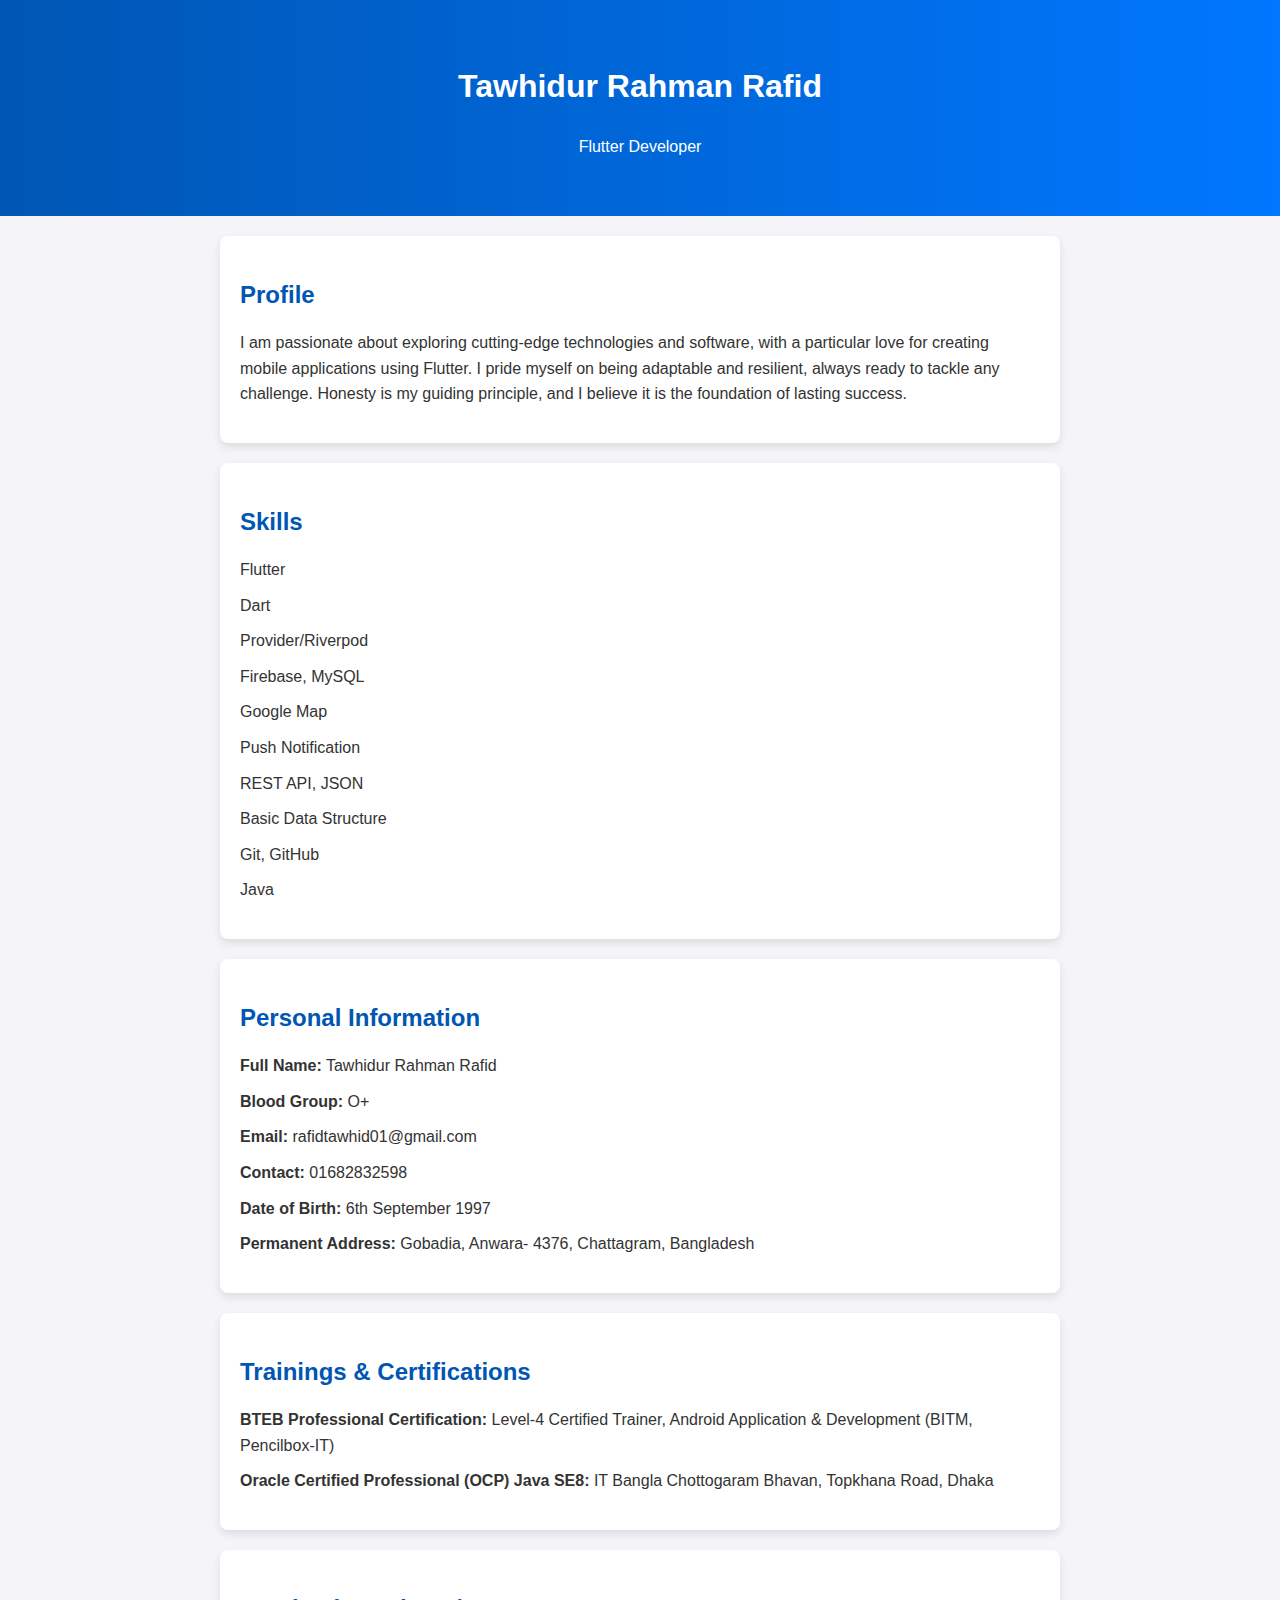
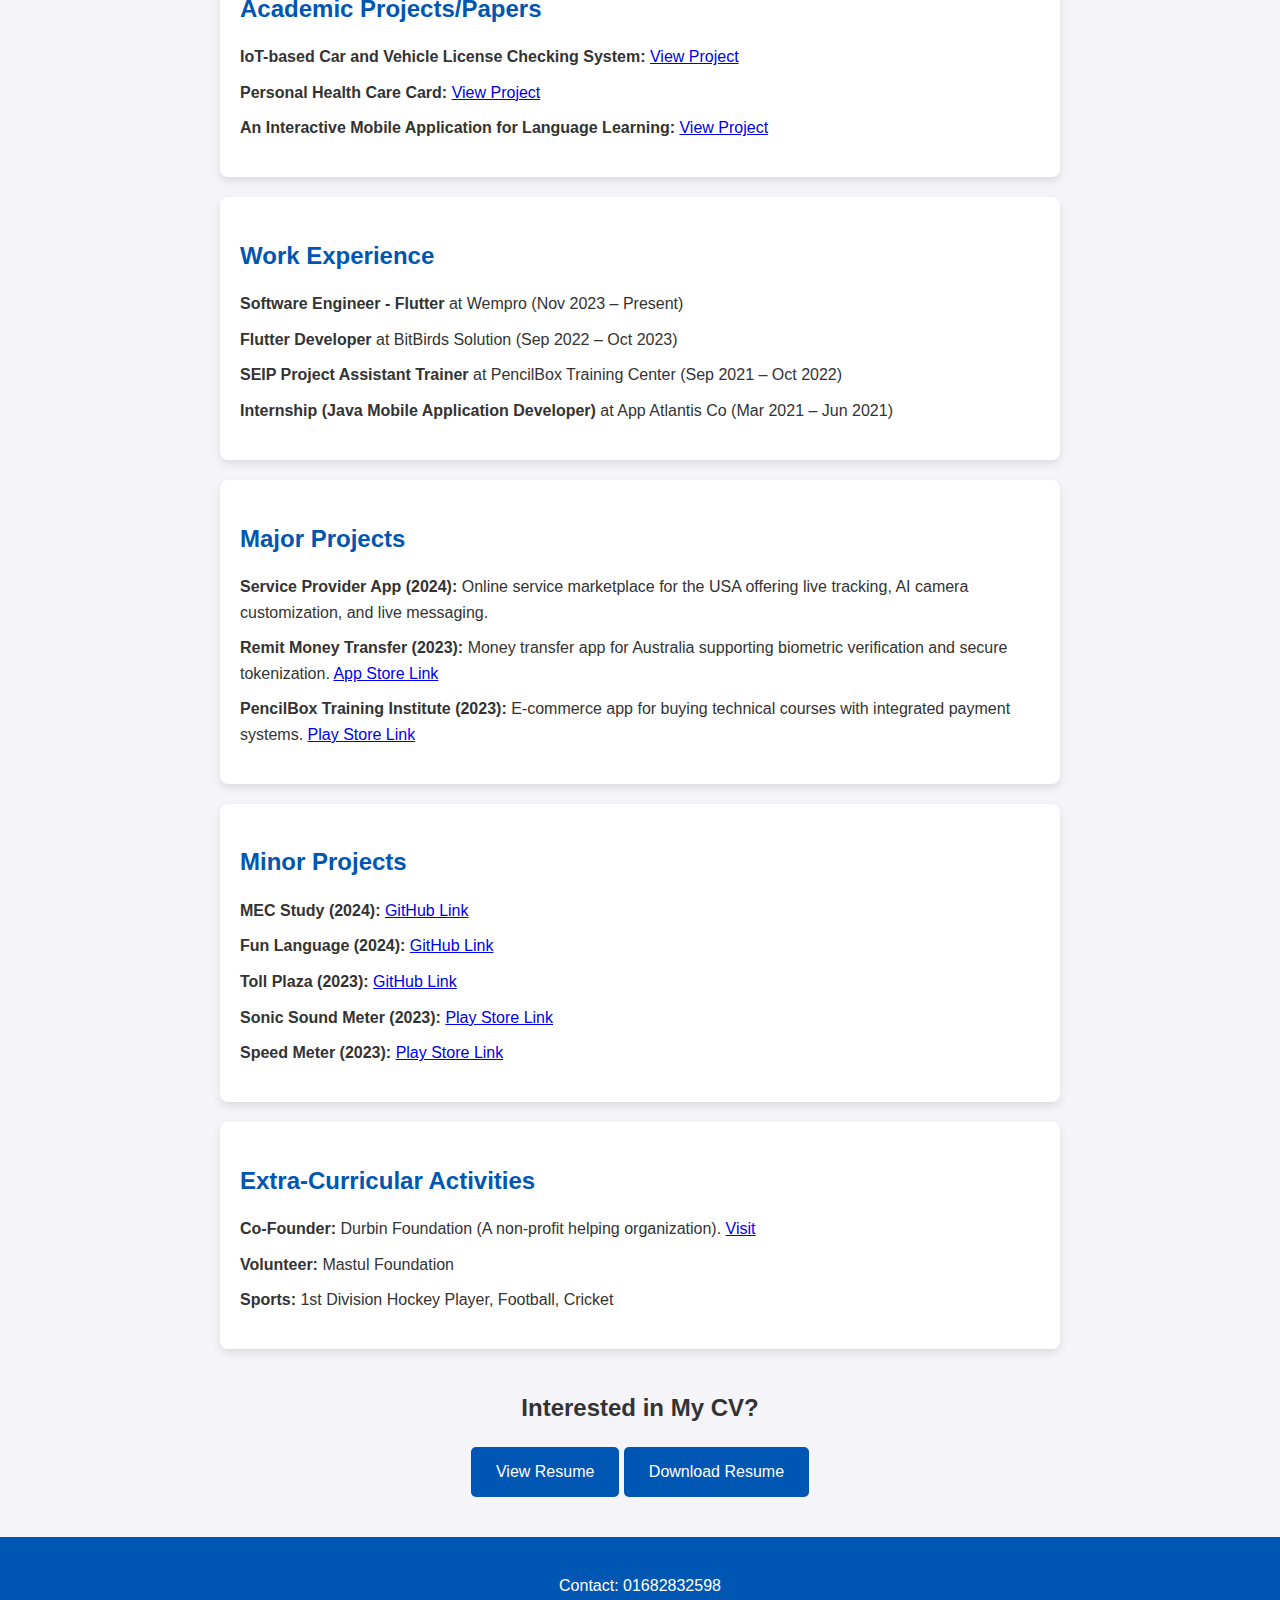
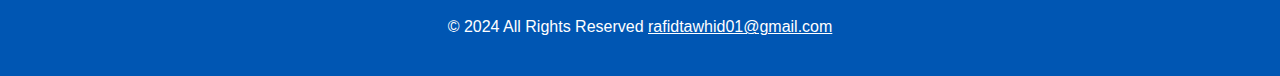
<file: index.html>
<!DOCTYPE html>
<html lang="en">
  <head>
    <meta charset="UTF-8" />
    <meta name="viewport" content="width=device-width, initial-scale=1.0" />
    <title>Resume of Tawhidur Rahman Rafid</title>
    <link rel="stylesheet" href="styles.css" />
  </head>
  <body>
    <header class="header">
      <h1>Tawhidur Rahman Rafid</h1>
      <p>Flutter Developer</p>
    </header>

    <section class="section">
      <h2>Profile</h2>
      <p>
        I am passionate about exploring cutting-edge technologies and software,
        with a particular love for creating mobile applications using Flutter. I
        pride myself on being adaptable and resilient, always ready to tackle
        any challenge. Honesty is my guiding principle, and I believe it is the
        foundation of lasting success.
      </p>
    </section>

    <section class="section">
      <h2>Skills</h2>
      <ul>
        <li>Flutter</li>
        <li>Dart</li>
        <li>Provider/Riverpod</li>
        <li>Firebase, MySQL</li>
        <li>Google Map</li>
        <li>Push Notification</li>
        <li>REST API, JSON</li>
        <li>Basic Data Structure</li>
        <li>Git, GitHub</li>
        <li>Java</li>
      </ul>
    </section>

    <section class="section">
      <h2>Personal Information</h2>
      <ul>
        <li><strong>Full Name:</strong> Tawhidur Rahman Rafid</li>
        <li><strong>Blood Group:</strong> O+</li>
        <li><strong>Email:</strong> rafidtawhid01@gmail.com</li>
        <li><strong>Contact:</strong> 01682832598</li>
        <li><strong>Date of Birth:</strong> 6th September 1997</li>
        <li>
          <strong>Permanent Address:</strong> Gobadia, Anwara- 4376, Chattagram,
          Bangladesh
        </li>
      </ul>
    </section>

    <section class="section">
      <h2>Trainings & Certifications</h2>
      <ul>
        <li>
          <strong>BTEB Professional Certification:</strong> Level-4 Certified
          Trainer, Android Application & Development (BITM, Pencilbox-IT)
        </li>
        <li>
          <strong>Oracle Certified Professional (OCP) Java SE8:</strong> IT
          Bangla Chottogaram Bhavan, Topkhana Road, Dhaka
        </li>
      </ul>
    </section>

    <section class="section">
      <h2>Academic Projects/Papers</h2>
      <ul>
        <li>
          <strong>IoT-based Car and Vehicle License Checking System:</strong>
          <a
            href="https://www.overleaf.com/project/5e4b0dae3c57b7000166f89e"
            target="_blank"
            >View Project</a
          >
        </li>
        <li>
          <strong>Personal Health Care Card:</strong>
          <a
            href="https://www.overleaf.com/project/5efe445ab5ccb70001ff063d"
            target="_blank"
            >View Project</a
          >
        </li>
        <li>
          <strong
            >An Interactive Mobile Application for Language Learning:</strong
          >
          <a
            href="https://www.overleaf.com/project/663a5bba4726242254a7e489"
            target="_blank"
            >View Project</a
          >
        </li>
      </ul>
    </section>

    <section class="section">
      <h2>Work Experience</h2>
      <ul>
        <li>
          <strong>Software Engineer - Flutter</strong> at Wempro (Nov 2023 –
          Present)
        </li>
        <li>
          <strong>Flutter Developer</strong> at BitBirds Solution (Sep 2022 –
          Oct 2023)
        </li>
        <li>
          <strong>SEIP Project Assistant Trainer</strong> at PencilBox Training
          Center (Sep 2021 – Oct 2022)
        </li>
        <li>
          <strong>Internship (Java Mobile Application Developer)</strong> at App
          Atlantis Co (Mar 2021 – Jun 2021)
        </li>
      </ul>
    </section>

    <section class="section">
      <h2>Major Projects</h2>
      <ul>
        <li>
          <strong>Service Provider App (2024):</strong>
          Online service marketplace for the USA offering live tracking, AI
          camera customization, and live messaging.
        </li>
        <li>
          <strong>Remit Money Transfer (2023):</strong>
          Money transfer app for Australia supporting biometric verification and
          secure tokenization.
          <a
            href="https://apps.apple.com/au/app/danesh-exchange/id6450658342"
            target="_blank"
            >App Store Link</a
          >
        </li>
        <li>
          <strong>PencilBox Training Institute (2023):</strong>
          E-commerce app for buying technical courses with integrated payment
          systems.
          <a
            href="https://play.google.com/store/apps/details?id=com.pencilbox.training"
            target="_blank"
            >Play Store Link</a
          >
        </li>
      </ul>
    </section>

    <section class="section">
      <h2>Minor Projects</h2>
      <ul>
        <li>
          <strong>MEC Study (2024):</strong>
          <a href="https://github.com/Rafid-tawhid/mecstudy.git" target="_blank"
            >GitHub Link</a
          >
        </li>
        <li>
          <strong>Fun Language (2024):</strong>
          <a href="https://github.com/Rafid-tawhid/Fun_Language" target="_blank"
            >GitHub Link</a
          >
        </li>
        <li>
          <strong>Toll Plaza (2023):</strong>
          <a
            href="https://github.com/Rafid-tawhid/toll_plaza.git"
            target="_blank"
            >GitHub Link</a
          >
        </li>
        <li>
          <strong>Sonic Sound Meter (2023):</strong>
          <a
            href="https://play.google.com/store/apps/details?id=com.bitbirds.noise_meter"
            target="_blank"
            >Play Store Link</a
          >
        </li>
        <li>
          <strong>Speed Meter (2023):</strong>
          <a
            href="https://play.google.com/store/apps/details?id=com.bitbirds.speed_meter"
            target="_blank"
            >Play Store Link</a
          >
        </li>
      </ul>
    </section>

    <section class="section">
      <h2>Extra-Curricular Activities</h2>
      <ul>
        <li>
          <strong>Co-Founder:</strong> Durbin Foundation (A non-profit helping
          organization).
          <a href="https://www.facebook.com/durbin.foundation" target="_blank"
            >Visit</a
          >
        </li>
        <li><strong>Volunteer:</strong> Mastul Foundation</li>
        <li>
          <strong>Sports:</strong> 1st Division Hockey Player, Football, Cricket
        </li>
      </ul>
    </section>

    <section class="download-cv">
      <h2>Interested in My CV?</h2>
      <a
        href="https://drive.google.com/file/d/1s4IBQy-qZyGgjPXLhYzAHgu_SM7KBFBc/view?usp=sharing"
        target="_blank"
        class="download-btn"
        >View Resume</a
      >
      <a
        href="Resume_of_Rafid.pdf"
        download="Resume_of_Rafid"
        class="download-btn"
        >Download Resume</a
      >
    </section>

    <footer class="footer">
      <p>Contact: 01682832598</p>
      <p>
        &copy; 2024 All Rights Reserved
        <a href="mailto:rafidtawhid01@gmail.com" style="color: white"
          >rafidtawhid01@gmail.com</a
        >
      </p>
    </footer>
  </body>
</html>
</file>
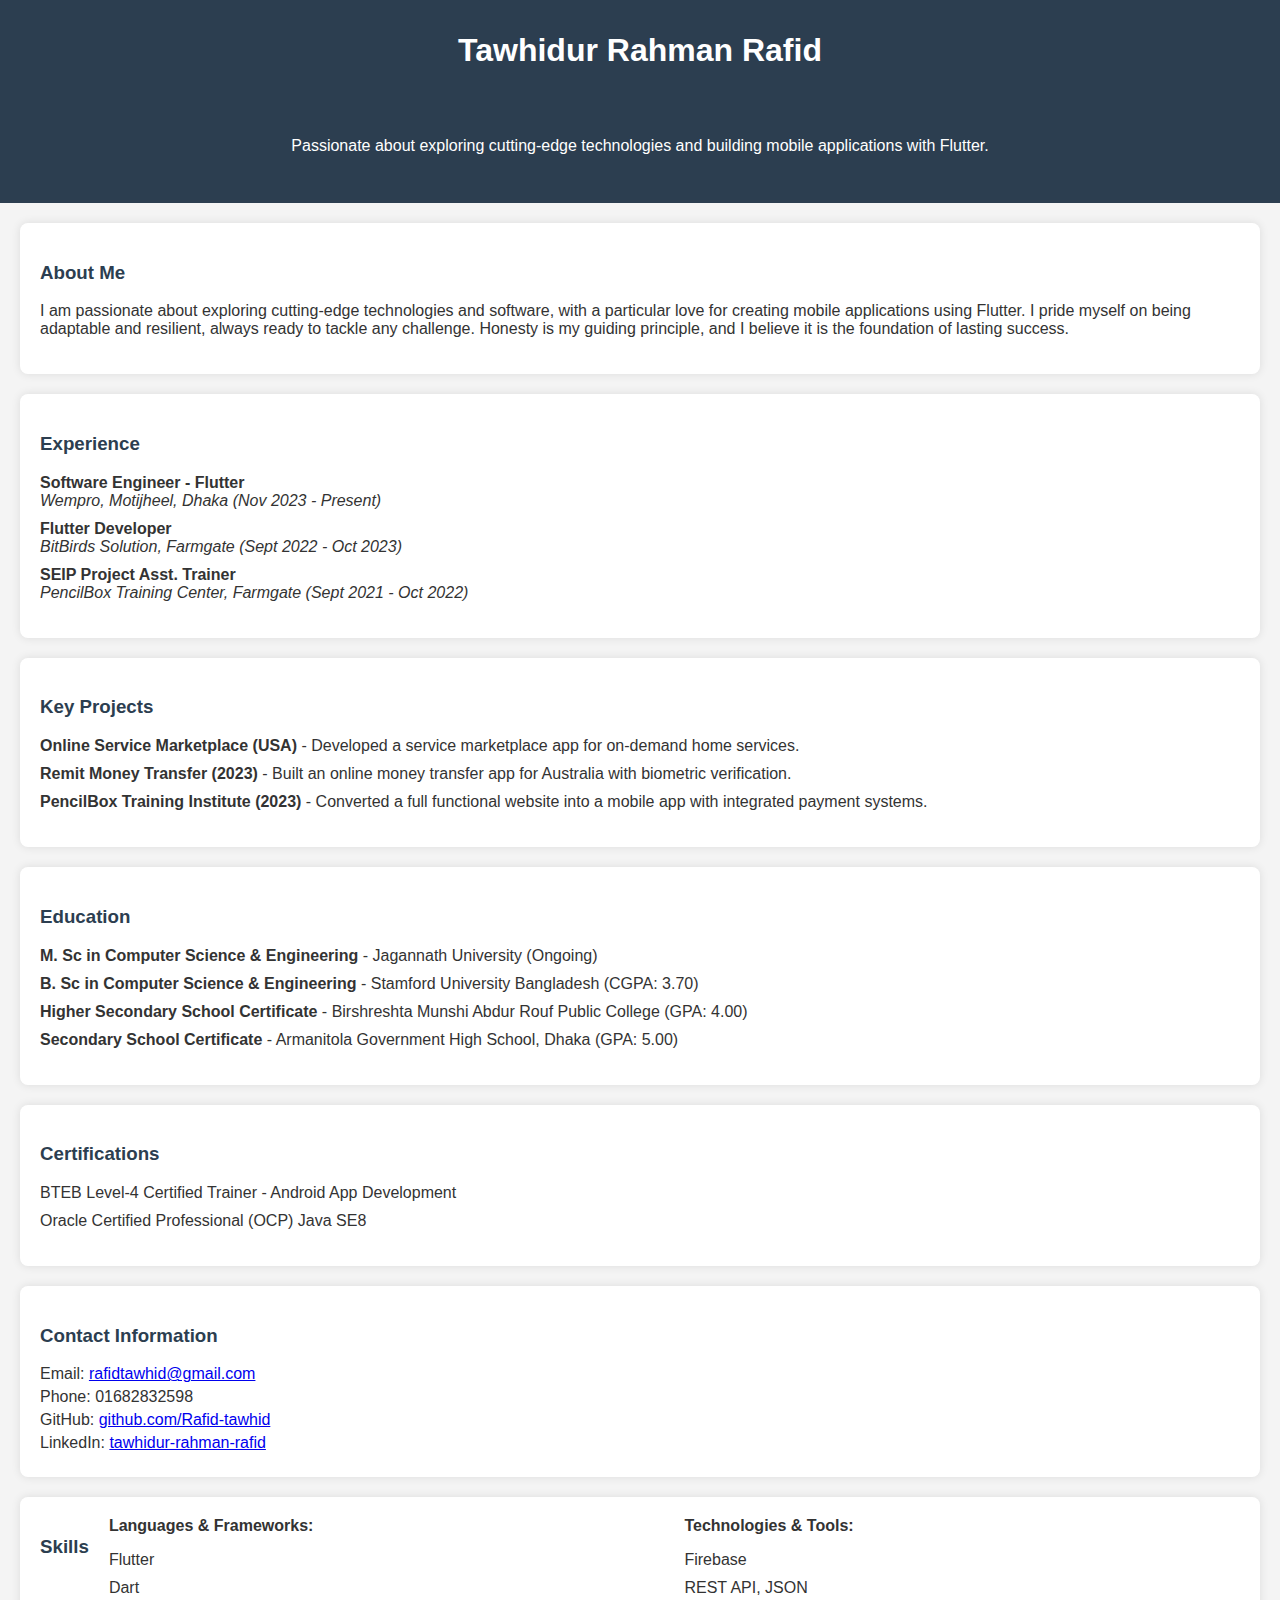
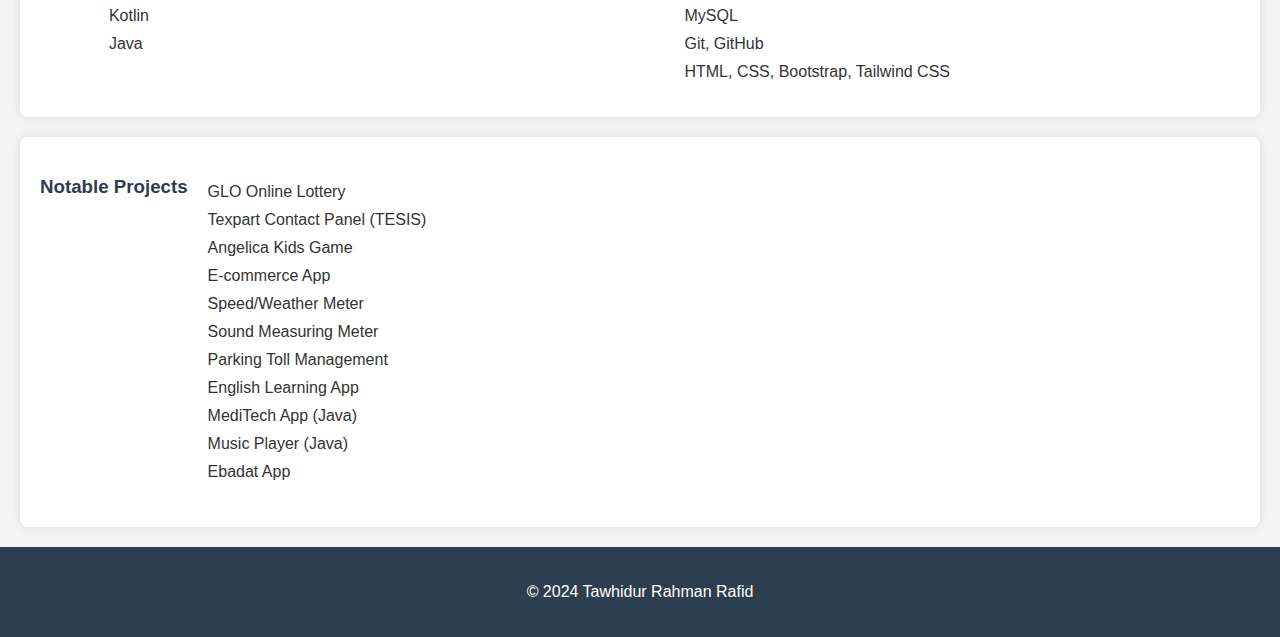
<file: profile.html>
<!DOCTYPE html>
<html lang="en">
<head>
    <meta charset="UTF-8">
    <meta name="viewport" content="width=device-width, initial-scale=1.0">
    <title>Tawhidur Rahman Rafid - Developer Profile</title>
    <style>
        body {
            font-family: Arial, sans-serif;
            margin: 0;
            padding: 0;
            background-color: #f4f4f4;
            color: #333;
        }
        header {
            background-color: #2c3e50;
            color: white;
            text-align: center;
            padding: 2rem;
        }
        header h1 {
            margin: 0;
        }
        section {
            padding: 20px;
            margin: 20px;
            background-color: white;
            border-radius: 8px;
            box-shadow: 0 0 10px rgba(0, 0, 0, 0.1);
        }
        h2, h3 {
            color: #2c3e50;
        }
        ul {
            list-style-type: none;
            padding: 0;
        }
        li {
            margin: 10px 0;
        }
        .contact-info p {
            margin: 5px 0;
        }
        .skills, .projects {
            display: flex;
            flex-wrap: wrap;
            gap: 20px;
        }
        .skills div, .projects div {
            flex: 1;
            min-width: 250px;
        }
        footer {
            text-align: center;
            padding: 20px;
            background-color: #2c3e50;
            color: white;
        }
    </style>
</head>
<body>

<header>
    <h1>Tawhidur Rahman Rafid</h1>
    <h2>Mobile Application Developer</h2>
    <p>Passionate about exploring cutting-edge technologies and building mobile applications with Flutter.</p>
</header>

<section>
    <h3>About Me</h3>
    <p>I am passionate about exploring cutting-edge technologies and software, with a particular love for creating mobile applications using Flutter. I pride myself on being adaptable and resilient, always ready to tackle any challenge. Honesty is my guiding principle, and I believe it is the foundation of lasting success.</p>
</section>

<section>
    <h3>Experience</h3>
    <ul>
        <li><strong>Software Engineer - Flutter</strong> <br> <em>Wempro, Motijheel, Dhaka (Nov 2023 - Present)</em></li>
        <li><strong>Flutter Developer</strong> <br> <em>BitBirds Solution, Farmgate (Sept 2022 - Oct 2023)</em></li>
        <li><strong>SEIP Project Asst. Trainer</strong> <br> <em>PencilBox Training Center, Farmgate (Sept 2021 - Oct 2022)</em></li>
    </ul>
</section>

<section>
    <h3>Key Projects</h3>
    <ul>
        <li><strong>Online Service Marketplace (USA)</strong> - Developed a service marketplace app for on-demand home services.</li>
        <li><strong>Remit Money Transfer (2023)</strong> - Built an online money transfer app for Australia with biometric verification.</li>
        <li><strong>PencilBox Training Institute (2023)</strong> - Converted a full functional website into a mobile app with integrated payment systems.</li>
    </ul>
</section>

<section>
    <h3>Education</h3>
    <ul>
        <li><strong>M. Sc in Computer Science & Engineering</strong> - Jagannath University (Ongoing)</li>
        <li><strong>B. Sc in Computer Science & Engineering</strong> - Stamford University Bangladesh (CGPA: 3.70)</li>
        <li><strong>Higher Secondary School Certificate</strong> - Birshreshta Munshi Abdur Rouf Public College (GPA: 4.00)</li>
        <li><strong>Secondary School Certificate</strong> - Armanitola Government High School, Dhaka (GPA: 5.00)</li>
    </ul>
</section>

<section>
    <h3>Certifications</h3>
    <ul>
        <li>BTEB Level-4 Certified Trainer - Android App Development</li>
        <li>Oracle Certified Professional (OCP) Java SE8</li>
    </ul>
</section>

<section class="contact-info">
    <h3>Contact Information</h3>
    <p>Email: <a href="mailto:rafidtawhid@gmail.com">rafidtawhid@gmail.com</a></p>
    <p>Phone: 01682832598</p>
    <p>GitHub: <a href="https://github.com/Rafid-tawhid" target="_blank">github.com/Rafid-tawhid</a></p>
    <p>LinkedIn: <a href="https://www.linkedin.com/in/tawhidur-rahman-rafid-5a6b75175/" target="_blank">tawhidur-rahman-rafid</a></p>
</section>

<section class="skills">
    <h3>Skills</h3>
    <div>
        <strong>Languages & Frameworks:</strong>
        <ul>
            <li>Flutter</li>
            <li>Dart</li>
            <li>Kotlin</li>
            <li>Java</li>
        </ul>
    </div>
    <div>
        <strong>Technologies & Tools:</strong>
        <ul>
            <li>Firebase</li>
            <li>REST API, JSON</li>
            <li>MySQL</li>
            <li>Git, GitHub</li>
            <li>HTML, CSS, Bootstrap, Tailwind CSS</li>
        </ul>
    </div>
</section>

<section class="projects">
    <h3>Notable Projects</h3>
    <ul>
        <li>GLO Online Lottery</li>
        <li>Texpart Contact Panel (TESIS)</li>
        <li>Angelica Kids Game</li>
        <li>E-commerce App</li>
        <li>Speed/Weather Meter</li>
        <li>Sound Measuring Meter</li>
        <li>Parking Toll Management</li>
        <li>English Learning App</li>
        <li>MediTech App (Java)</li>
        <li>Music Player (Java)</li>
        <li>Ebadat App</li>
    </ul>
</section>

<footer>
    <p>&copy; 2024 Tawhidur Rahman Rafid</p>
</footer>

</body>
</html>
</file>
<file: styles.css>
body {
  font-family: Arial, sans-serif;
  margin: 0;
  padding: 0;
  line-height: 1.6;
  background-color: #f4f4f9;
  color: #333;
}

.header {
  background: #0056b3;
  color: #fff;
  padding: 20px;
  text-align: center;
}

.section {
  background: #fff;
  margin: 20px auto;
  padding: 20px;
  border-radius: 8px;
  box-shadow: 0 2px 5px rgba(0, 0, 0, 0.1);
  max-width: 800px;
}

.section h2 {
  color: #0056b3;
  margin-bottom: 10px;
}

ul {
  list-style-type: none;
  padding: 0;
}

ul li {
  margin: 10px 0;
}

.footer {
  text-align: center;
  padding: 10px;
  background: #0056b3;
  color: #fff;
  margin-top: 20px;
}

/* General Styles */
body {
  font-family: Arial, sans-serif;
  margin: 0;
  padding: 0;
  background: #f4f4f9;
  color: #333;
  line-height: 1.6;
}

.header {
  background: linear-gradient(to right, #0056b3, #0077ff);
  color: white;
  text-align: center;
  padding: 40px 20px;
  position: relative;
  animation: fadeIn 1s ease-in-out;
}

.header img {
  width: 150px;
  height: 150px;
  border-radius: 50%;
  border: 5px solid #fff;
  margin-bottom: 10px;
  animation: bounce 2s infinite;
}

.section {
  background: #fff;
  margin: 20px auto;
  padding: 20px;
  border-radius: 8px;
  box-shadow: 0 4px 8px rgba(0, 0, 0, 0.1);
  max-width: 800px;
  animation: slideIn 1.5s ease-in-out;
}

.section h2 {
  color: #0056b3;
}

.projects img {
  width: 100%;
  max-height: 200px;
  object-fit: cover;
  border-radius: 8px;
  margin-top: 10px;
  transition: transform 0.3s ease;
}

.projects img:hover {
  transform: scale(1.05);
}

ul {
  list-style-type: none;
  padding: 0;
}

ul li {
  margin: 10px 0;
}

.footer {
  text-align: center;
  padding: 20px;
  background: #0056b3;
  color: white;
  margin-top: 20px;
}

/* Animations */
@keyframes fadeIn {
  from {
    opacity: 0;
  }
  to {
    opacity: 1;
  }
}

@keyframes slideIn {
  from {
    transform: translateY(50px);
    opacity: 0;
  }
  to {
    transform: translateY(0);
    opacity: 1;
  }
}

@keyframes bounce {
  0%,
  20%,
  50%,
  80%,
  100% {
    transform: translateY(0);
  }
  40% {
    transform: translateY(-15px);
  }
  60% {
    transform: translateY(-10px);
  }
}

/* General Styles */
body {
  font-family: Arial, sans-serif;
  margin: 0;
  padding: 0;
  background: #f4f4f9;
  color: #333;
  line-height: 1.6;
}

.header {
  background: linear-gradient(to right, #0056b3, #0077ff);
  color: white;
  text-align: center;
  padding: 40px 20px;
  position: relative;
  animation: fadeIn 1s ease-in-out;
}

.header img {
  width: 150px;
  height: 150px;
  border-radius: 50%;
  border: 5px solid #fff;
  margin-bottom: 10px;
  animation: bounce 2s infinite;
}

.section {
  background: #fff;
  margin: 20px auto;
  padding: 20px;
  border-radius: 8px;
  box-shadow: 0 4px 8px rgba(0, 0, 0, 0.1);
  max-width: 800px;
  animation: slideIn 1.5s ease-in-out;
}

.section h2 {
  color: #0056b3;
}

.projects img {
  width: 100%;
  max-height: 200px;
  object-fit: cover;
  border-radius: 8px;
  margin-top: 10px;
  transition: transform 0.3s ease;
}

.projects img:hover {
  transform: scale(1.05);
}

ul {
  list-style-type: none;
  padding: 0;
}

ul li {
  margin: 10px 0;
}

.footer {
  text-align: center;
  padding: 20px;
  background: #0056b3;
  color: white;
  margin-top: 20px;
}

/* Social Icons Styles */
.social-links {
  text-align: center;
  margin: 40px 0;
}

.social-icons {
  display: flex;
  justify-content: center;
  gap: 20px;
}

.social-icon img {
  width: 40px;
  height: 40px;
  transition: transform 0.3s ease, opacity 0.3s ease;
}

.social-icon:hover img {
  transform: scale(1.2);
  opacity: 0.8;
}

/* Animations */
@keyframes fadeIn {
  from {
    opacity: 0;
  }
  to {
    opacity: 1;
  }
}

@keyframes slideIn {
  from {
    transform: translateY(50px);
    opacity: 0;
  }
  to {
    transform: translateY(0);
    opacity: 1;
  }
}

@keyframes bounce {
  0%,
  20%,
  50%,
  80%,
  100% {
    transform: translateY(0);
  }
  40% {
    transform: translateY(-15px);
  }
  60% {
    transform: translateY(-10px);
  }
}
/* Styling for the Download CV Button */
.download-cv {
  text-align: center;
  margin: 40px 0;
}

.download-btn {
  padding: 12px 25px;
  font-size: 16px;
  color: white;
  background-color: #0056b3;
  border-radius: 5px;
  text-decoration: none;
  display: inline-block;
  transition: background-color 0.3s ease;
}

.download-btn:hover {
  background-color: #00408d;
}
</file>
